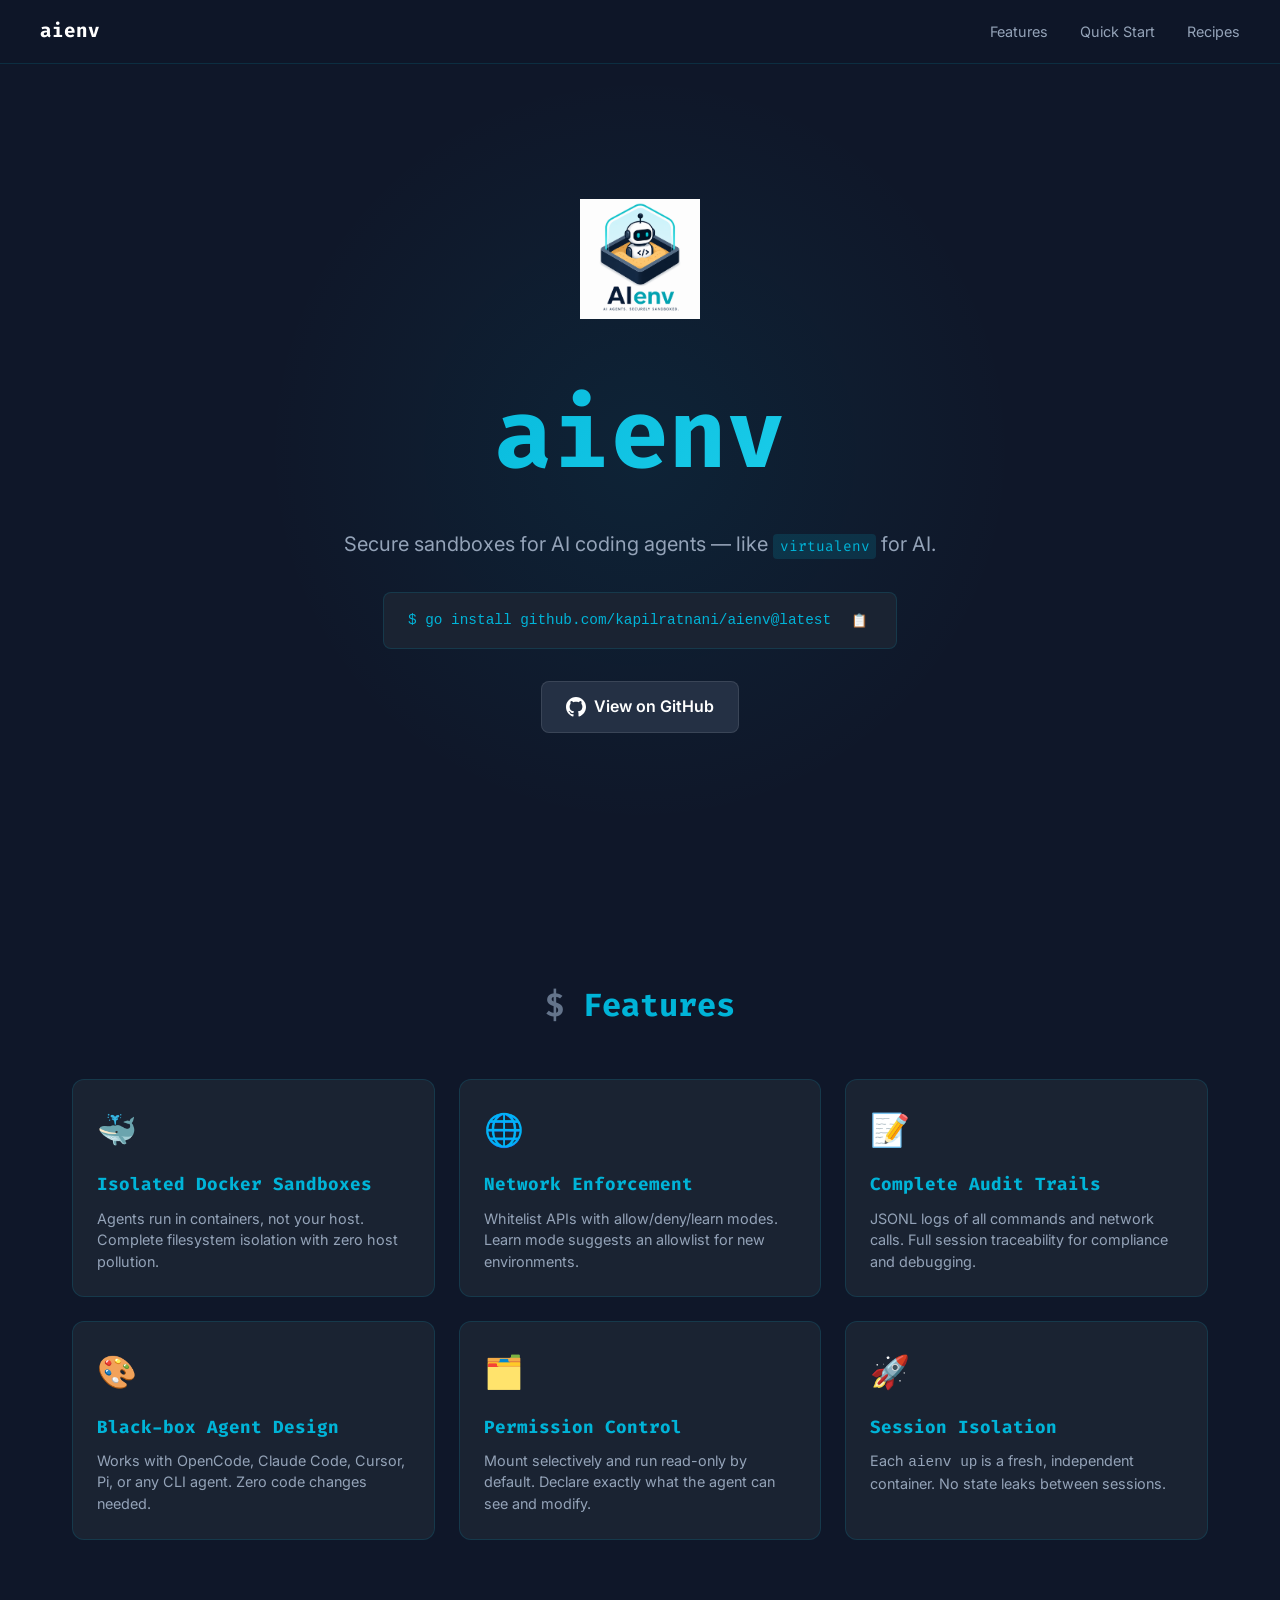
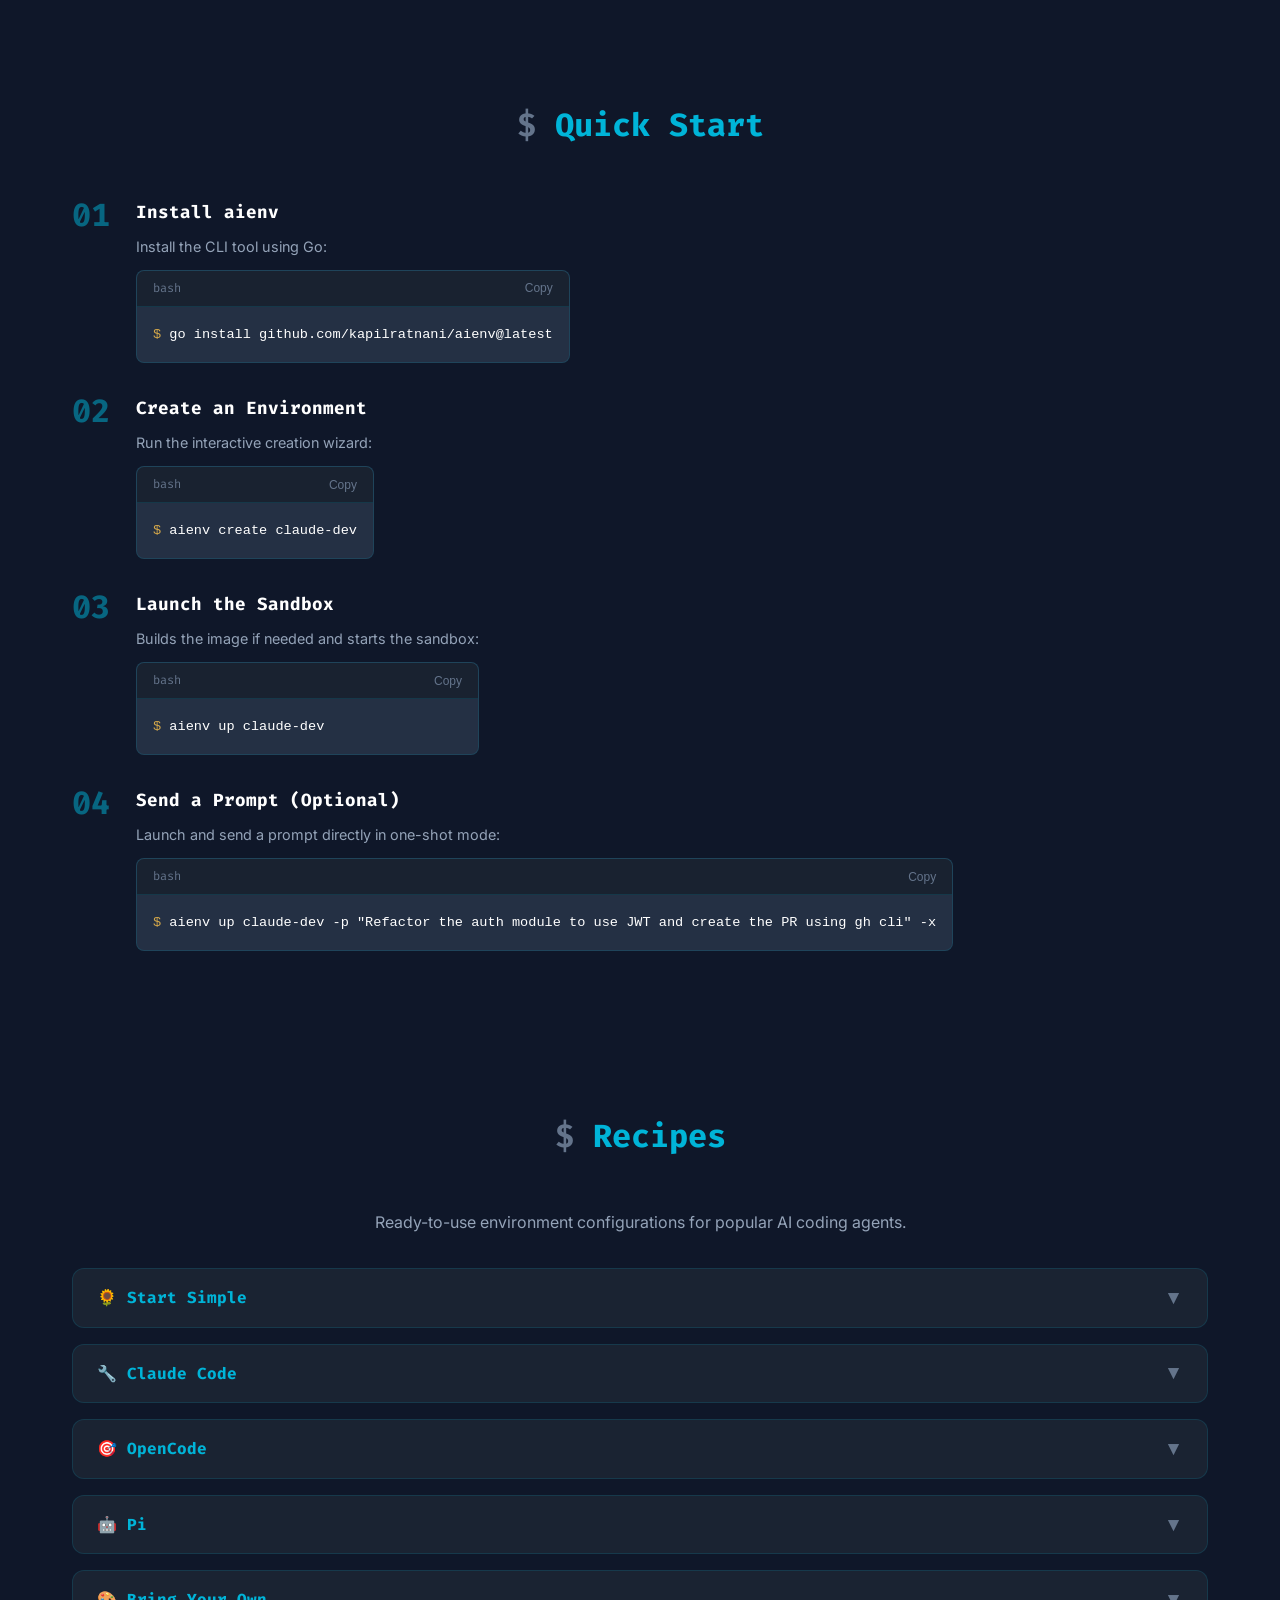
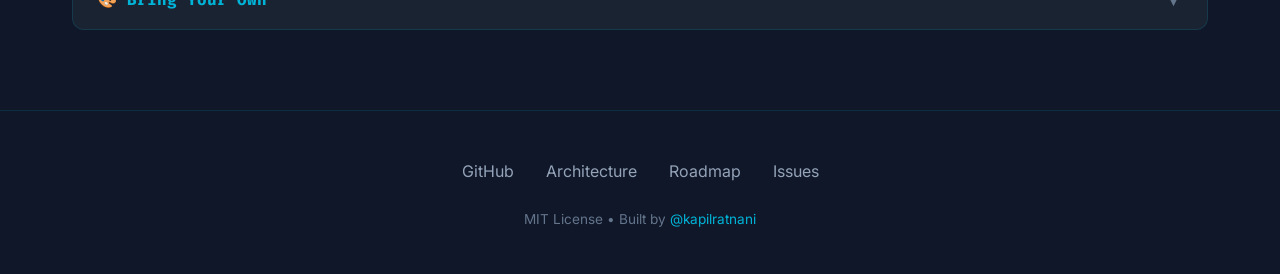
<file: website/index.html>
<!DOCTYPE html>
<html lang="en">
<head>
  <meta charset="UTF-8">
  <meta name="viewport" content="width=device-width, initial-scale=1.0">
  <title>aienv - Secure Sandboxes for AI Coding Agents</title>
  <meta name="description" content="aienv is a Go CLI tool for managing sandboxed, permissions-controlled AI coding environments using Docker.">
  <link rel="icon" type="image/png" href="assets/logo.png">

  <!-- SEO -->
  <meta name="keywords" content="AI sandbox, AI coding agent, agent sandboxing, Docker sandbox, code agent isolation, Claude Code sandbox, OpenCode, AI agent security, sandboxed development environment, AI coding tool">
  <meta name="author" content="Kapil Ratnani">
  <link rel="canonical" href="https://kapilratnani.github.io/aienv/">
  <meta name="robots" content="index, follow">

  <!-- Open Graph -->
  <meta property="og:title" content="aienv - Secure Sandboxes for AI Coding Agents">
  <meta property="og:description" content="aienv is a Go CLI tool for managing sandboxed, permissions-controlled AI coding environments using Docker. Like virtualenv for AI.">
  <meta property="og:url" content="https://kapilratnani.github.io/aienv/">
  <meta property="og:type" content="website">
  <meta property="og:image" content="https://kapilratnani.github.io/aienv/assets/logo.png">
  <meta property="og:site_name" content="aienv">

  <!-- Twitter Card -->
  <meta name="twitter:card" content="summary_large_image">
  <meta name="twitter:title" content="aienv - Secure Sandboxes for AI Coding Agents">
  <meta name="twitter:description" content="aienv is a Go CLI tool for managing sandboxed, permissions-controlled AI coding environments using Docker. Like virtualenv for AI.">
  <meta name="twitter:image" content="https://kapilratnani.github.io/aienv/assets/logo.png">

  <link rel="preconnect" href="https://fonts.googleapis.com">
  <link rel="preconnect" href="https://fonts.gstatic.com" crossorigin>
  <link href="https://fonts.googleapis.com/css2?family=Fira+Code:wght@400;500;700&family=Inter:wght@400;600;700&display=swap" rel="stylesheet">
  <link rel="stylesheet" href="css/style.css">
</head>
<body>

  <!-- Navigation -->
  <nav>
    <div class="nav-container">
      <a href="#home" class="nav-logo">
        <img src="assets/logo.png" alt="aienv logo">
        aienv
      </a>
      <button class="nav-toggle" aria-label="Toggle navigation" aria-expanded="false">☰</button>
      <ul class="nav-links">
        <li><a href="#features">Features</a></li>
        <li><a href="#quickstart">Quick&nbsp;Start</a></li>
        <li><a href="#recipes">Recipes</a></li>
      </ul>
    </div>  </nav>

  <!-- Hero -->
  <section class="hero" id="home">
    <div class="hero-bg"></div>
    <div class="hero-content">
      <div class="hero-logo">
        <img src="assets/logo.png" alt="aienv logo" width="120" height="120">
      </div>
      <h1>aienv</h1>
      <p class="hero-tagline">Secure sandboxes for AI coding agents — like <code>virtualenv</code> for AI.</p>
      
      <div class="install-command">
        <code>$ go install github.com/kapilratnani/aienv@latest</code>
        <button class="copy-btn" title="Copy to clipboard">📋</button>
      </div>
      
      <div>
        <a href="https://github.com/kapilratnani/aienv" target="_blank" class="github-btn">
          <svg width="20" height="20" viewBox="0 0 24 24" fill="currentColor">
            <path d="M12 0c-6.626 0-12 5.373-12 12 0 5.302 3.438 9.8 8.207 11.387.599.111.793-.261.793-.577v-2.234c-3.338.726-4.033-1.416-4.033-1.416-.546-1.387-1.333-1.756-1.333-1.756-1.089-.745.083-.729.083-.729 1.205.084 1.839 1.237 1.839 1.237 1.07 1.834 2.807 1.304 3.492.997.107-.775.418-1.305.762-1.604-2.665-.305-5.467-1.334-5.467-5.931 0-1.311.469-2.381 1.236-3.221-.124-.303-.535-1.524.117-3.176 0 0 1.008-.322 3.301 1.23.957-.266 1.983-.399 3.003-.404 1.02.005 2.047.138 3.006.404 2.291-1.552 3.297-1.23 3.297-1.23.653 1.653.242 2.874.118 3.176.77.84 1.235 1.911 1.235 3.221 0 4.609-2.807 5.624-5.479 5.921.429.372.823 1.102.823 2.222v3.293c0 .319.192.694.801.576 4.765-1.589 8.199-6.086 8.199-11.386 0-6.627-5.373-12-12-12z"/>
          </svg>
          View on GitHub
        </a>
      </div>
    </div>
  </section>

  <!-- Features -->
  <section id="features">
    <h2 class="section-title fade-in">Features</h2>
    <div class="features-grid">
      <div class="feature-card fade-in">
        <span class="feature-icon">🐳</span>
        <h3>Isolated Docker Sandboxes</h3>
        <p>Agents run in containers, not your host. Complete filesystem isolation with zero host pollution.</p>
      </div>
      <div class="feature-card fade-in">
        <span class="feature-icon">🌐</span>
        <h3>Network Enforcement</h3>
        <p>Whitelist APIs with allow/deny/learn modes. Learn mode suggests an allowlist for new environments.</p>
      </div>
      <div class="feature-card fade-in">
        <span class="feature-icon">📝</span>
        <h3>Complete Audit Trails</h3>
        <p>JSONL logs of all commands and network calls. Full session traceability for compliance and debugging.</p>
      </div>
      <div class="feature-card fade-in">
        <span class="feature-icon">🎨</span>
        <h3>Black-box Agent Design</h3>
        <p>Works with OpenCode, Claude Code, Cursor, Pi, or any CLI agent. Zero code changes needed.</p>
      </div>
      <div class="feature-card fade-in">
        <span class="feature-icon">🗂️</span>
        <h3>Permission Control</h3>
        <p>Mount selectively and run read-only by default. Declare exactly what the agent can see and modify.</p>
      </div>
      <div class="feature-card fade-in">
        <span class="feature-icon">🚀</span>
        <h3>Session Isolation</h3>
        <p>Each <code>aienv up</code> is a fresh, independent container. No state leaks between sessions.</p>
      </div>
    </div>
  </section>

  <!-- Quick Start -->
  <section id="quickstart">
    <h2 class="section-title fade-in">Quick Start</h2>
    <div class="steps">
      <div class="step fade-in">
        <div class="step-number">01</div>
        <div class="step-content">
          <h3>Install aienv</h3>
          <p>Install the CLI tool using Go:</p>
          <div class="code-block">
            <div class="code-header">
              <span>bash</span>
              <button class="copy-btn">Copy</button>
            </div>
            <pre><code><span class="prompt">$</span> go install github.com/kapilratnani/aienv@latest</code></pre>
          </div>
        </div>
      </div>
      
      <div class="step fade-in">
        <div class="step-number">02</div>
        <div class="step-content">
          <h3>Create an Environment</h3>
          <p>Run the interactive creation wizard:</p>
          <div class="code-block">
            <div class="code-header">
              <span>bash</span>
              <button class="copy-btn">Copy</button>
            </div>
            <pre><code><span class="prompt">$</span> aienv create claude-dev</code></pre>
          </div>        
        </div>
      </div>
      
      <div class="step fade-in">
        <div class="step-number">03</div>
        <div class="step-content">
          <h3>Launch the Sandbox</h3>
          <p>Builds the image if needed and starts the sandbox:</p>
          <div class="code-block">
            <div class="code-header">
              <span>bash</span>
              <button class="copy-btn">Copy</button>
            </div>
            <pre><code><span class="prompt">$</span> aienv up claude-dev</code></pre>          </div>
        </div>
      </div>
      
      <div class="step fade-in">
        <div class="step-number">04</div>
        <div class="step-content">
          <h3>Send a Prompt (Optional)</h3>
          <p>Launch and send a prompt directly in one-shot mode:</p>
          <div class="code-block">
            <div class="code-header">
              <span>bash</span>
              <button class="copy-btn">Copy</button>
            </div>
 <pre><code><span class="prompt">$</span> aienv up claude-dev -p "Refactor the auth module to use JWT and create the PR using gh cli" -x</code></pre>
          </div>
        </div>
      </div>
    </div>
  </section>

  <!-- Recipes -->
  <section id="recipes">
    <h2 class="section-title fade-in">Recipes</h2>
    <p style="text-align: center; color: var(--text-secondary); margin-bottom: 2rem; max-width: 600px; margin-left: auto; margin-right: auto;">Ready-to-use environment configurations for popular AI coding agents.</p>
    
    <div class="recipes-list">
      <div class="recipe-item fade-in">
        <div class="recipe-header">
          <h3>🌻 Start Simple</h3>
          <button class="recipe-toggle">▼</button>
        </div>
        <div class="recipe-content">
          <div class="code-block">
            <div class="code-header">
              <span>yaml</span>
              <button class="copy-btn">Copy</button>
            </div>
            <pre><code><span class="keyword">env</span>:
  <span class="keyword">name</span>: my-coding-env
  <span class="keyword">description</span>: coding env for my project

<span class="keyword">agent</span>:
  <span class="keyword">install</span>:
    - npm install -g opencode-ai
  <span class="keyword">command</span>:
    - opencode
  <span class="keyword">env</span>:
    - <span class="keyword">GITHUB_TOKEN</span>: "env:GITHUB_TOKEN"
  <span class="keyword">mounts</span>:
    - <span class="keyword">source</span>: /path/to/your/project
      <span class="keyword">target</span>: /workspace
      <span class="keyword">writable</span>: true</code></pre>
          </div>
        </div>
      </div>
      
      <div class="recipe-item fade-in">
        <div class="recipe-header">
          <h3>🔧 Claude Code</h3>
          <button class="recipe-toggle">▼</button>
        </div>
        <div class="recipe-content">
          <div class="code-block">
            <div class="code-header">
              <span>yaml</span>
              <button class="copy-btn">Copy</button>
            </div>
            <pre><code><span class="keyword">env</span>:
  <span class="keyword">name</span>: claude-dev
  <span class="keyword">description</span>: Sandboxed Claude Code

<span class="keyword">agent</span>:
  <span class="keyword">install</span>:
    - npm install -g @anthropic-ai/claude-code
  <span class="keyword">command</span>: [claude]
  <span class="keyword">env</span>:
    <span class="keyword">ANTHROPIC_API_KEY</span>: "env:ANTHROPIC_API_KEY"
  <span class="keyword">mounts</span>:
    - <span class="keyword">source</span>: /home/you/projects/my-app
      <span class="keyword">target</span>: /workspace
      <span class="keyword">writable</span>: true
    - <span class="keyword">source</span>: ~/.claude
      <span class="keyword">target</span>: ~/.claude
      <span class="keyword">writable</span>: true</code></pre>
          </div>
        </div>
      </div>
      
      <div class="recipe-item fade-in">
        <div class="recipe-header">
          <h3>🎯 OpenCode</h3>
          <button class="recipe-toggle">▼</button>
        </div>
        <div class="recipe-content">
 <div class="code-block">
            <div class="code-header">
              <span>yaml</span>
              <button class="copy-btn">Copy</button>
            </div>
            <pre><code><span class="keyword">env</span>:
  <span class="keyword">name</span>: opencode-dev
  <span class="keyword">description</span>: Develop with OpenCode

<span class="keyword">agent</span>:
  <span class="keyword">install</span>:
    - npm install -g opencode-ai
  <span class="keyword">command</span>: [opencode]
  <span class="keyword">prompt_flag</span>: "--prompt"
  <span class="keyword">exit_subcommand</span>: "run"
  <span class="keyword">args</span>: [--model, opencode/deepseek-v4-flash-free]
  <span class="keyword">mounts</span>:
    - <span class="keyword">source</span>: /home/you/projects/aienv
      <span class="keyword">target</span>: /workspace
      <span class="keyword">writable</span>: true</code></pre>
          </div>
        </div>
      </div>
      
      <div class="recipe-item fade-in">
        <div class="recipe-header">
          <h3>🤖 Pi</h3>
          <button class="recipe-toggle">▼</button>
        </div>
        <div class="recipe-content">
          <div class="code-block">
            <div class="code-header">
              <span>yaml</span>
              <button class="copy-btn">Copy</button>
            </div>
            <pre><code><span class="keyword">env</span>:
  <span class="keyword">name</span>: pi-dev
  <span class="keyword">description</span>: Sandboxed Pi coding agent

<span class="keyword">agent</span>:
  <span class="keyword">install</span>:
    - npm install -g @earendil-works/pi-coding-agent
  <span class="keyword">command</span>: [pi]
  <span class="keyword">env</span>:
    <span class="keyword">ANTHROPIC_API_KEY</span>: "env:ANTHROPIC_API_KEY"
  <span class="keyword">mounts</span>:
    - <span class="keyword">source</span>: /home/you/projects/my-app
      <span class="keyword">target</span>: /workspace
      <span class="keyword">writable</span>: true</code></pre>
 </div>
        </div>
      </div>

      <div class="recipe-item fade-in">
        <div class="recipe-header">
          <h3>🎨 Bring Your Own</h3>
          <button class="recipe-toggle">▼</button>
        </div>
        <div class="recipe-content">
          <div class="code-block">
            <div class="code-header">
              <span>yaml</span>
              <button class="copy-btn">Copy</button>
            </div>
            <pre><code><span class="comment"># Any CLI-based agent works — just change agent.install and agent.command</span>
<span class="keyword">env</span>:
  <span class="keyword">name</span>: my-agent
  <span class="keyword">description</span>: My custom AI agent

<span class="keyword">agent</span>:
  <span class="keyword">install</span>:
    - npm install -g my-agent-cli
  <span class="keyword">command</span>: [my-agent]
  <span class="keyword">mounts</span>:
    - <span class="keyword">source</span>: /home/you/projects/my-app
      <span class="keyword">target</span>: /workspace
      <span class="keyword">writable</span>: true</code></pre>
          </div>
        </div>
      </div>
    </div>
  </section>

  <!-- Footer -->
  <footer>
    <div class="footer-links">
      <a href="https://github.com/kapilratnani/aienv" target="_blank">GitHub</a>
      <a href="https://github.com/kapilratnani/aienv/blob/main/docs/architecture.md" target="_blank">Architecture</a>
      <a href="https://github.com/kapilratnani/aienv/blob/main/docs/roadmap.md" target="_blank">Roadmap</a>
      <a href="https://github.com/kapilratnani/aienv/issues" target="_blank">Issues</a>
    </div>
    <p class="footer-copy">
      MIT License • Built by <a href="https://github.com/kapilratnani" target="_blank" style="color: var(--accent-teal); text-decoration: none;">@kapilratnani</a>
    </p>
  </footer>

  <script src="js/main.js"></script>
</body>
</html>
</file>
<file: website/css/style.css>
:root {
  /* Logo-inspired color palette */
  --bg-primary: #0F1729;
  --bg-secondary: #1A2332;
  --bg-tertiary: #243044;
  --text-primary: #FFFFFF;
  --text-secondary: #94A3B8;
  --text-muted: #64748B;
  --accent-teal: #00B4D8;
  --accent-cyan: #22D3EE;
  --accent-amber: #D4A84B;
  --accent-green: #00B4D8;
  --accent-yellow: #D4A84B;
  --border-color: rgba(0, 180, 216, 0.15);
  --font-mono: 'Fira Code', 'JetBrains Mono', monospace;
  --font-sans: 'Inter', -apple-system, BlinkMacSystemFont, sans-serif;
}

*,
*::before,
*::after {
  margin: 0;
  padding: 0;
  box-sizing: border-box;
}

html {
  scroll-behavior: smooth;
  scroll-padding-top: 80px;
}

body {
  background-color: var(--bg-primary);
  color: var(--text-primary);
  font-family: var(--font-sans);
  line-height: 1.6;
  overflow-x: hidden;
}

::-webkit-scrollbar {
  width: 10px;
}

::-webkit-scrollbar-track {
  background: var(--bg-primary);
}

::-webkit-scrollbar-thumb {
  background: var(--bg-tertiary);
  border-radius: 5px;
  border: 2px solid var(--bg-primary);
}

::-webkit-scrollbar-thumb:hover {
  background: var(--accent-teal);
}

nav {
  position: fixed;
  top: 0;
  left: 0;
  right: 0;
  background: rgba(15, 23, 41, 0.95);
  backdrop-filter: blur(10px);
  z-index: 1000;
  padding: 1rem 2rem;
  border-bottom: 1px solid var(--border-color);
}

.nav-container {
  max-width: 1200px;
  margin: 0 auto;
  display: flex;
  justify-content: space-between;
  align-items: center;
}

.nav-logo {
  display: flex;
  align-items: center;
  gap: 0.75rem;
  text-decoration: none;
  color: var(--text-primary);
  font-family: var(--font-mono);
  font-size: 1.2rem;
  font-weight: 700;
}

.nav-logo img {
  display: none;
}

.nav-links {
  display: flex;
  gap: 2rem;
  list-style: none;
}

.nav-links a {
  color: var(--text-secondary);
  text-decoration: none;
  font-size: 0.9rem;
  transition: color 0.3s ease;
}

.nav-links a:hover {
  color: var(--accent-teal);
}

.nav-toggle {
  display: none;
  background: none;
  border: none;
  color: var(--text-primary);
  font-size: 1.5rem;
  cursor: pointer;
}

.hero {
  min-height: 100vh;
  display: flex;
  align-items: center;
  justify-content: center;
  text-align: center;
  padding: 6rem 2rem 4rem;
  position: relative;
  overflow: hidden;
}

.hero-bg {
  position: absolute;
  top: 0;
  left: 0;
  right: 0;
  bottom: 0;
  background: radial-gradient(circle at 50% 50%, rgba(0, 180, 216, 0.08) 0%, transparent 50%);
  pointer-events: none;
}

.hero-content {
  position: relative;
  z-index: 1;
  max-width: 800px;
}

.hero-logo {
  width: 350px;
  max-width: 90%;
  height: auto;
  margin: 0 auto 2rem;
  animation: float 6s ease-in-out infinite;
}

@keyframes float {
  0%, 100% { transform: translateY(0); }
  50% { transform: translateY(-20px); }
}

.hero h1 {
  font-family: var(--font-mono);
  font-size: clamp(3rem, 8vw, 6rem);
  font-weight: 700;
  margin-bottom: 1rem;
  background: linear-gradient(135deg, var(--accent-teal), var(--accent-cyan));
  -webkit-background-clip: text;
  -webkit-text-fill-color: transparent;
  background-clip: text;
}

.hero-tagline {
  font-size: 1.25rem;
  color: var(--text-secondary);
  margin-bottom: 2rem;
  max-width: 600px;
  margin-left: auto;
  margin-right: auto;
}

.hero-tagline code {
  background: rgba(0, 180, 216, 0.15);
  padding: 0.2rem 0.4rem;
  border-radius: 4px;
  font-family: var(--font-mono);
  font-size: 0.9rem;
  color: var(--accent-teal);
}

.install-command {
  display: inline-flex;
  align-items: center;
  gap: 1rem;
  background: var(--bg-secondary);
  border: 1px solid var(--border-color);
  border-radius: 8px;
  padding: 1rem 1.5rem;
  font-family: var(--font-mono);
  font-size: 0.9rem;
  margin-bottom: 2rem;
  position: relative;
  overflow-x: auto;
  max-width: 100%;
}

.install-command::before {
  content: '';
  position: absolute;
  top: 0;
  left: -100%;
  width: 100%;
  height: 100%;
  background: linear-gradient(90deg, transparent, rgba(0, 180, 216, 0.08), transparent);
  animation: shimmer 3s infinite;
}

@keyframes shimmer {
  0% { left: -100%; }
  100% { left: 100%; }
}

.install-command code {
  color: var(--accent-teal);
  white-space: nowrap;
}

.install-command button {
  background: none;
  border: none;
  color: var(--text-secondary);
  cursor: pointer;
  padding: 0.25rem;
  transition: color 0.3s ease;
  flex-shrink: 0;
}

.install-command button:hover {
  color: var(--accent-teal);
}

.github-btn {
  display: inline-flex;
  align-items: center;
  gap: 0.5rem;
  background: var(--bg-tertiary);
  color: var(--text-primary);
  text-decoration: none;
  padding: 0.75rem 1.5rem;
  border-radius: 8px;
  border: 1px solid rgba(255, 255, 255, 0.1);
  font-weight: 600;
  transition: all 0.3s ease;
}

.github-btn:hover {
  background: var(--bg-secondary);
  border-color: var(--accent-teal);
  color: var(--accent-teal);
}

section {
  padding: 5rem 2rem;
  max-width: 1200px;
  margin: 0 auto;
}

.section-title {
  font-family: var(--font-mono);
  font-size: 2rem;
  margin-bottom: 3rem;
  text-align: center;
  color: var(--accent-teal);
}

.section-title::before {
  content: '$ ';
  color: var(--text-muted);
}

.features-grid {
  display: grid;
  grid-template-columns: repeat(auto-fit, minmax(300px, 1fr));
  gap: 1.5rem;
}

.feature-card {
  background: var(--bg-secondary);
  border: 1px solid var(--border-color);
  border-radius: 12px;
  padding: 1.5rem;
  transition: all 0.3s ease;
  position: relative;
  overflow: hidden;
}

.feature-card::before {
  content: '';
  position: absolute;
  top: 0;
  left: 0;
  right: 0;
  height: 2px;
  background: linear-gradient(90deg, var(--accent-teal), var(--accent-cyan));
  transform: scaleX(0);
  transition: transform 0.3s ease;
}

.feature-card:hover::before {
  transform: scaleX(1);
}

.feature-card:hover {
  border-color: rgba(0, 180, 216, 0.4);
  transform: translateY(-2px);
  box-shadow: 0 10px 30px rgba(0, 180, 216, 0.1);
}

.feature-icon {
  font-size: 2rem;
  margin-bottom: 1rem;
  display: block;
}

.feature-card h3 {
  font-family: var(--font-mono);
  font-size: 1.1rem;
  margin-bottom: 0.5rem;
  color: var(--accent-teal);
}

.feature-card p {
  color: var(--text-secondary);
  font-size: 0.9rem;
  line-height: 1.5;
}

.steps {
  display: flex;
  flex-direction: column;
  gap: 2rem;
}

.step {
  display: flex;
  gap: 1.5rem;
  align-items: flex-start;
}

.step-number {
  font-family: var(--font-mono);
  font-size: 2rem;
  font-weight: 700;
  color: var(--accent-teal);
  opacity: 0.5;
  line-height: 1;
  min-width: 40px;
}

.step-content h3 {
  font-family: var(--font-mono);
  font-size: 1.1rem;
  margin-bottom: 0.5rem;
  color: var(--text-primary);
}

.step-content p {
  color: var(--text-secondary);
  font-size: 0.9rem;
  margin-bottom: 0.75rem;
}

.code-block {
  background: var(--bg-tertiary);
  border: 1px solid var(--border-color);
  border-radius: 8px;
  overflow: hidden;
  position: relative;
}

.code-header {
  display: flex;
  justify-content: space-between;
  align-items: center;
  padding: 0.5rem 1rem;
  background: rgba(0, 0, 0, 0.3);
  border-bottom: 1px solid var(--border-color);
}

.code-header span {
  font-family: var(--font-mono);
  font-size: 0.75rem;
  color: var(--text-muted);
}

.code-header button {
  background: none;
  border: none;
  color: var(--text-muted);
  cursor: pointer;
  font-size: 0.75rem;
  transition: color 0.3s ease;
}

.code-header button:hover {
  color: var(--accent-teal);
}

.code-block pre {
  padding: 1rem;
  overflow-x: auto;
  font-family: var(--font-mono);
  font-size: 0.85rem;
  line-height: 1.6;
}

.code-block code {
  color: var(--text-primary);
}

.code-block .comment { color: var(--text-muted); }
.code-block .keyword { color: var(--accent-teal); }
.code-block .string { color: var(--accent-amber); }
.code-block .prompt { color: var(--accent-amber); user-select: none; }

.recipes-list {
  display: flex;
  flex-direction: column;
  gap: 1rem;
}

.recipe-item {
  background: var(--bg-secondary);
  border: 1px solid var(--border-color);
  border-radius: 12px;
  overflow: hidden;
}

.recipe-header {
  display: flex;
  justify-content: space-between;
  align-items: center;
  padding: 1rem 1.5rem;
  cursor: pointer;
  transition: background 0.3s ease;
}

.recipe-header:hover {
  background: rgba(0, 180, 216, 0.05);
}

.recipe-header h3 {
  font-family: var(--font-mono);
  font-size: 1rem;
  color: var(--accent-teal);
}

.recipe-toggle {
  background: none;
  border: none;
  color: var(--text-muted);
  font-size: 1.2rem;
  cursor: pointer;
  transition: transform 0.3s ease;
}

.recipe-toggle.active {
  transform: rotate(180deg);
}

.recipe-content {
  max-height: 0;
  overflow: hidden;
  transition: max-height 0.3s ease;
}

.recipe-content.active {
  max-height: 1000px;
}

.recipe-content .code-block {
  margin: 0 1.5rem 1.5rem;
  border-radius: 8px;
}

.flow-diagram {
  display: flex;
  flex-direction: column;
  gap: 0;
  position: relative;
}

.flow-step {
  display: flex;
  gap: 1.5rem;
  align-items: flex-start;
  padding: 1.5rem;
  background: var(--bg-secondary);
  border-left: 3px solid var(--accent-teal);
  margin-bottom: 0;
  position: relative;
  transition: all 0.3s ease;
}

.flow-step:hover {
  background: var(--bg-tertiary);
  border-left-color: var(--accent-teal);
}

.flow-step::after {
  content: '\2193';
  position: absolute;
  bottom: -1.5rem;
  left: 1rem;
  color: var(--accent-teal);
  font-size: 1.5rem;
  opacity: 0.5;
}

.flow-step:last-child::after {
  display: none;
}

.flow-number {
  font-family: var(--font-mono);
  font-size: 1.5rem;
  font-weight: 700;
  color: var(--accent-teal);
  min-width: 40px;
  text-align: center;
}

.flow-content h4 {
  font-family: var(--font-mono);
  font-size: 1rem;
  margin-bottom: 0.25rem;
  color: var(--text-primary);
}

.flow-content p {
  color: var(--text-secondary);
  font-size: 0.9rem;
}

.flow-content code {
  background: rgba(0, 180, 216, 0.15);
  padding: 0.2rem 0.4rem;
  border-radius: 4px;
  font-family: var(--font-mono);
  font-size: 0.85rem;
  color: var(--accent-teal);
}

footer {
  border-top: 1px solid var(--border-color);
  padding: 3rem 2rem;
  text-align: center;
}

.footer-links {
  display: flex;
  justify-content: center;
  gap: 2rem;
  margin-bottom: 1.5rem;
  flex-wrap: wrap;
}

.footer-links a {
  color: var(--text-secondary);
  text-decoration: none;
  transition: color 0.3s ease;
}

.footer-links a:hover {
  color: var(--accent-teal);
}

.footer-copy {
  color: var(--text-muted);
  font-size: 0.85rem;
}

.fade-in {
  opacity: 0;
  transform: translateY(20px);
  transition: opacity 0.6s ease, transform 0.6s ease;
}

.fade-in.visible {
  opacity: 1;
  transform: translateY(0);
}

@media (max-width: 768px) {
  .nav-links {
    display: none;
    position: absolute;
    top: 100%;
    left: 0;
    right: 0;
    background: var(--bg-secondary);
    flex-direction: column;
    padding: 1rem;
    border-bottom: 1px solid var(--border-color);
  }

  .nav-links.active {
    display: flex;
  }

  .nav-toggle {
    display: block;
  }

  .hero h1 {
    font-size: 2.5rem;
  }

  .install-command {
    font-size: 0.75rem;
    padding: 0.75rem;
  }

  .features-grid {
    grid-template-columns: 1fr;
  }

  .step {
    flex-direction: column;
    gap: 0.5rem;
  }

  .flow-step {
    padding: 1rem;
  }

  section {
    padding: 3rem 1rem;
  }
}
</file>
